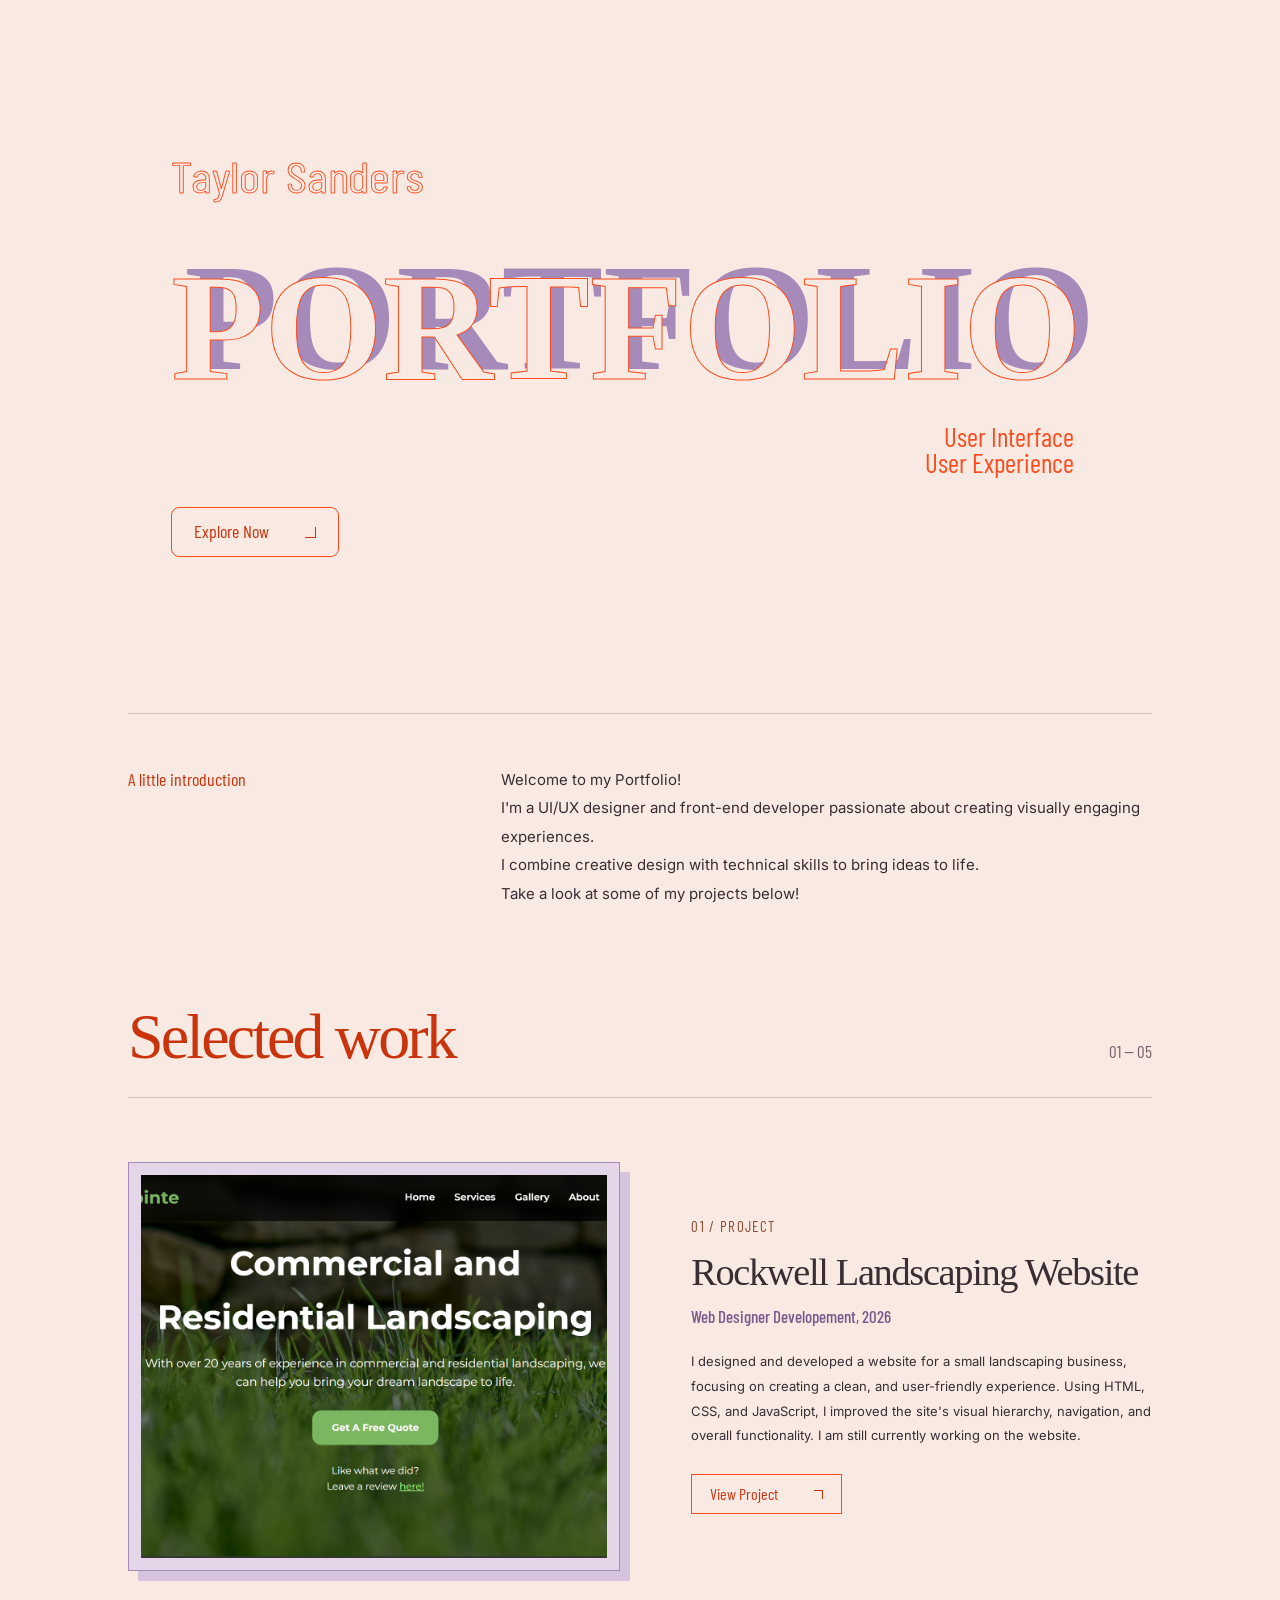
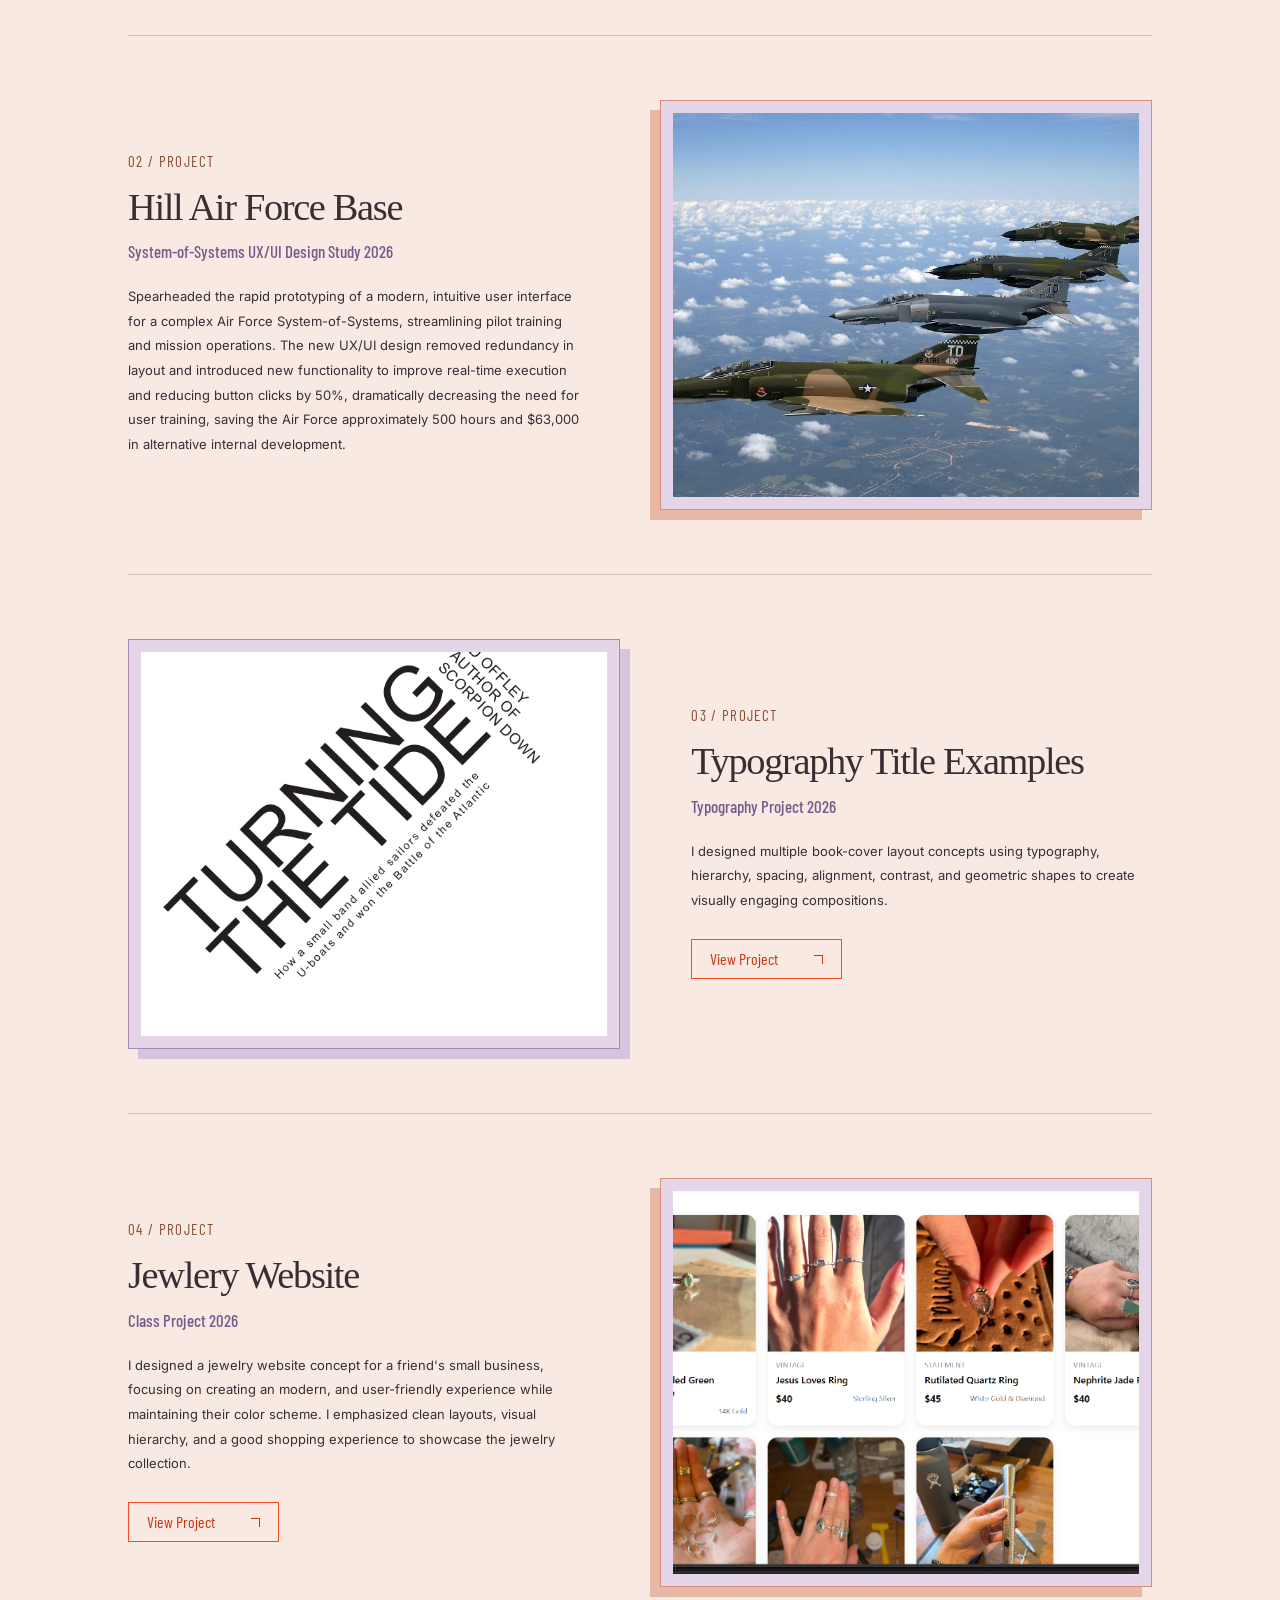
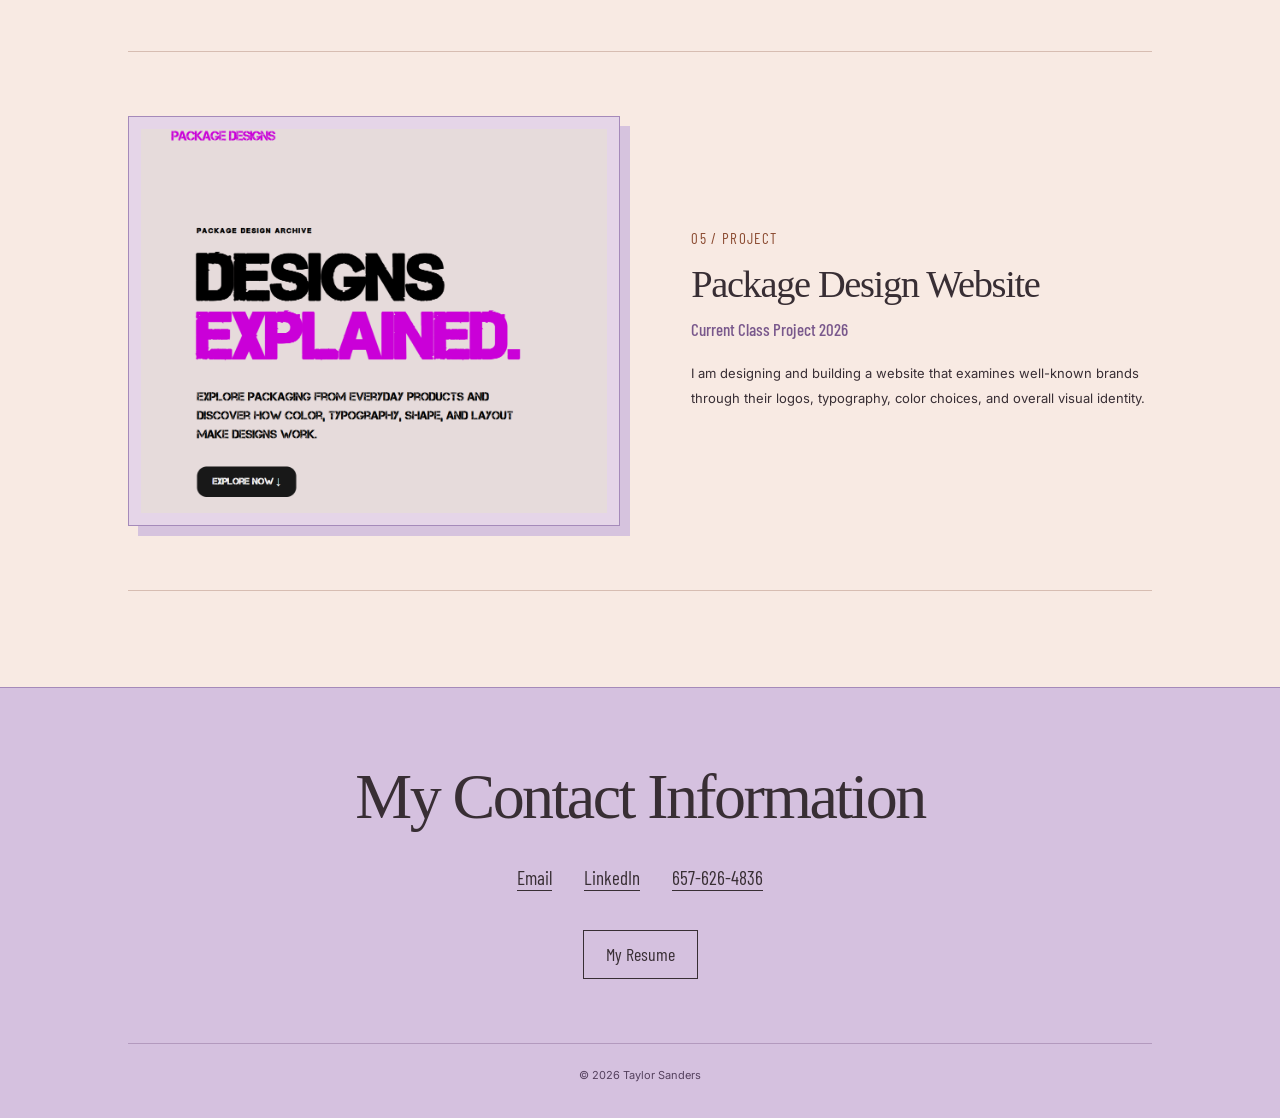
<file: index.html>
<!DOCTYPE html>
<html lang="en">
<head>
  <meta charset="UTF-8" />
  <meta name="viewport" content="width=device-width, initial-scale=1.0" />
  <meta name="description" content="Taylor Sanders - UI/UX Designer portfolio. Explore my design projects." />
  <meta name="theme-color" content="#f8eae3" />
  <title>Taylor Sanders | UI/UX Designer Portfolio</title>
  <link rel="preconnect" href="https://fonts.googleapis.com" />
  <link rel="preconnect" href="https://fonts.gstatic.com" crossorigin />
  <link href="https://fonts.googleapis.com/css2?family=Barlow+Condensed:wght@400;500;600&family=Inter:wght@400;500&display=swap" rel="stylesheet" />
  <link rel="stylesheet" href="styles (1).css" />
</head>
<body>
  <a class="skip-link" href="#projects">Skip to projects</a>

  <!-- HERO -->
  <header class="hero">
    <p class="hero__name">Taylor Sanders</p>

    <div class="hero__content">
      <h1 class="hero__title">
        <span class="hero__light" data-text="PORTFOLIO">PORTFOLIO</span>
        <span class="hero__serif">User Interface<br />User Experience</span>
      </h1>
    </div>
    <div class="hero-actions">
      <button id="explore-btn" class="btn btn--dark" type="button">Explore Now <span aria-hidden="true">↘</span></button>
    </div>
  </header>

  <!-- WELCOME -->
  <section class="welcome" aria-labelledby="welcome-title">
    <h2 id="welcome-title" class="section-label">A little introduction</h2>
    <p>
      Welcome to my Portfolio!<br />
      I'm a UI/UX designer and front-end developer passionate about creating visually engaging experiences.<br /> I combine creative design with technical skills to bring ideas to life.<br />
      Take a look at some of my projects below!
    </p>
  </section>

  <!-- PROJECTS (cards are generated from projects.js) -->
  <div class="work-heading"><h2>Selected work</h2><span aria-hidden="true">01 — 05</span></div>
  <main id="projects" class="projects" aria-label="Projects"></main>

  <!-- FOOTER / CONTACT -->
  <footer class="footer">
    <h2 class="footer__title">My Contact Information</h2>
    <nav class="footer__links" aria-label="Contact links">
      <a href="mailto:ts1307399@gmail.com">Email</a>
      <a href="https://www.linkedin.com/in/taylor-sanders-845242296" target="_blank" rel="noopener">LinkedIn</a>
      <a href="tel:657-626-4936">657-626-4836</a>
    </nav>
    <a class="btn btn--light" href="images/Taylor Sanders Resume.pdf" download>My Resume</a>
    <p class="footer__copy">&copy; <span id="year"></span> Taylor Sanders</p>
  </footer>

  <noscript>
    <p class="noscript">Please enable JavaScript to see the project cards.</p>
  </noscript>

  <script src="projects (1).js"></script>
  <script src="script (1).js"></script>
</body>
</html>
</file>
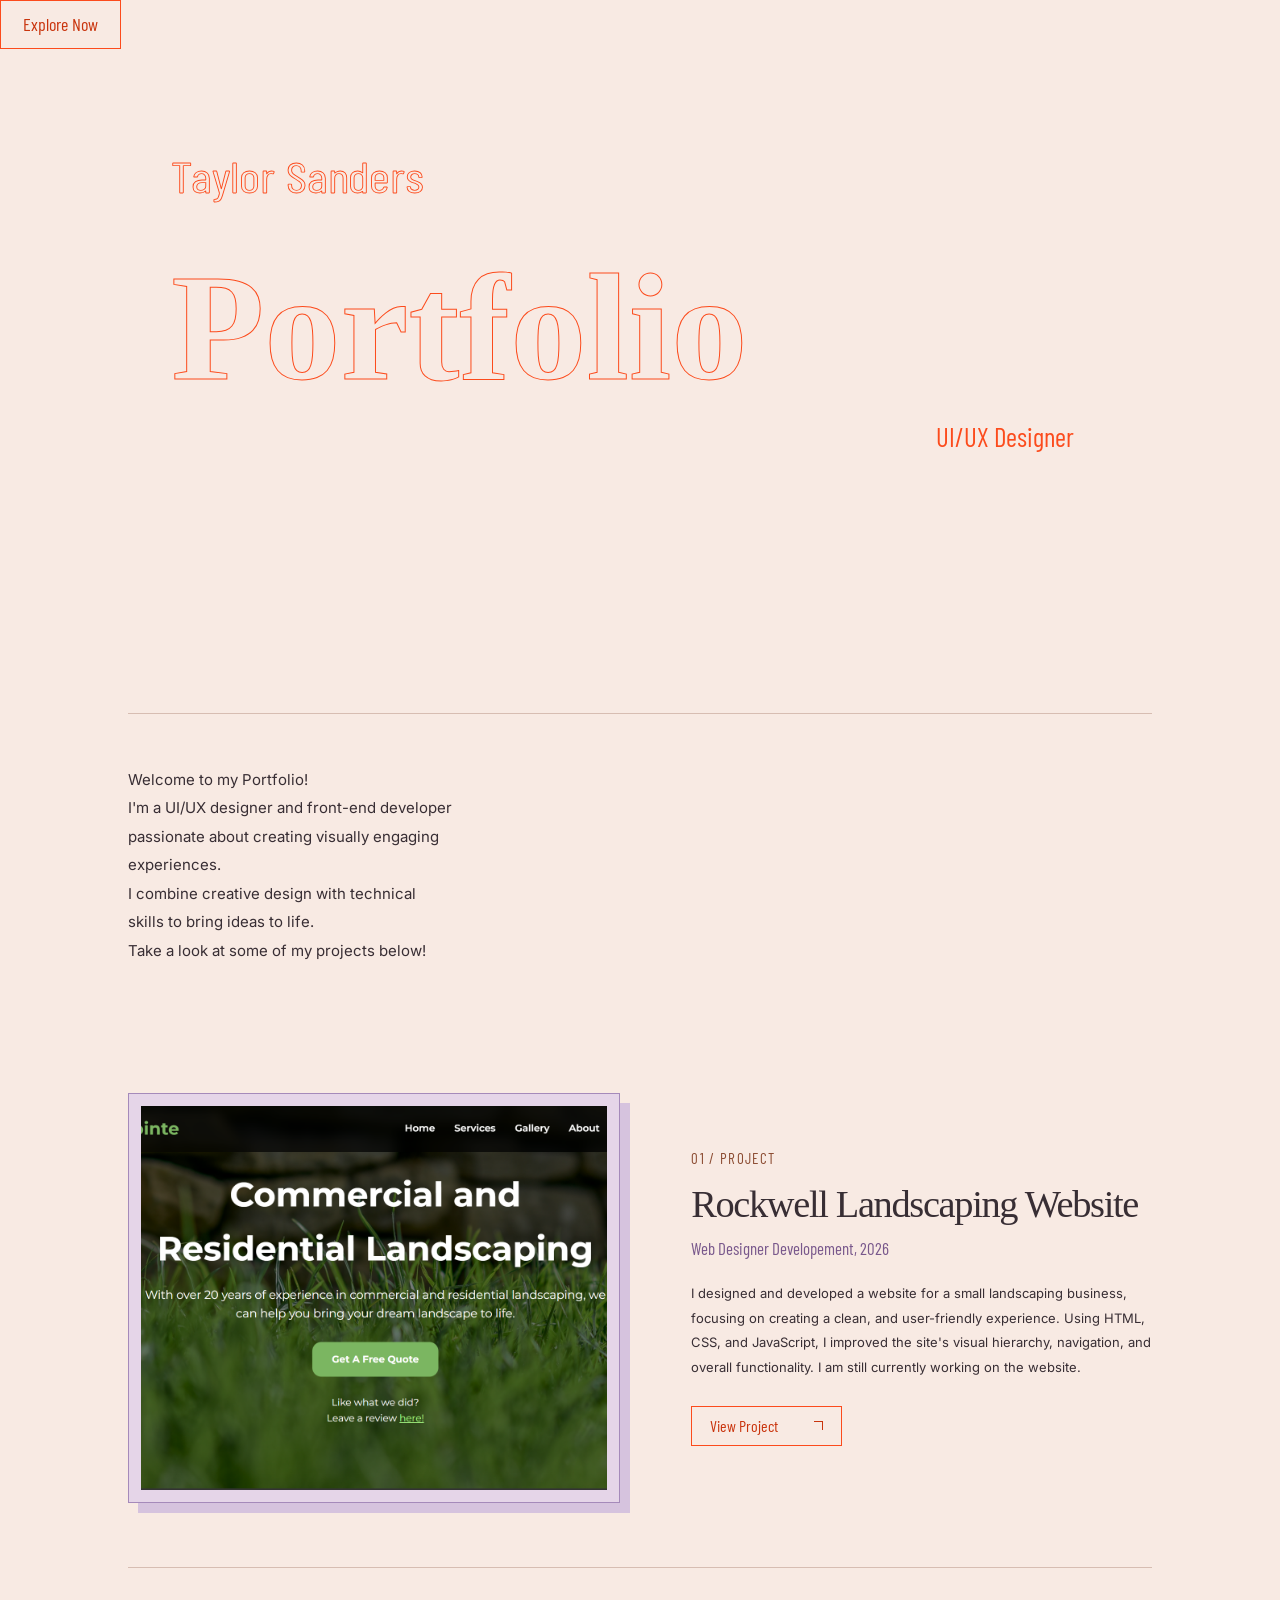
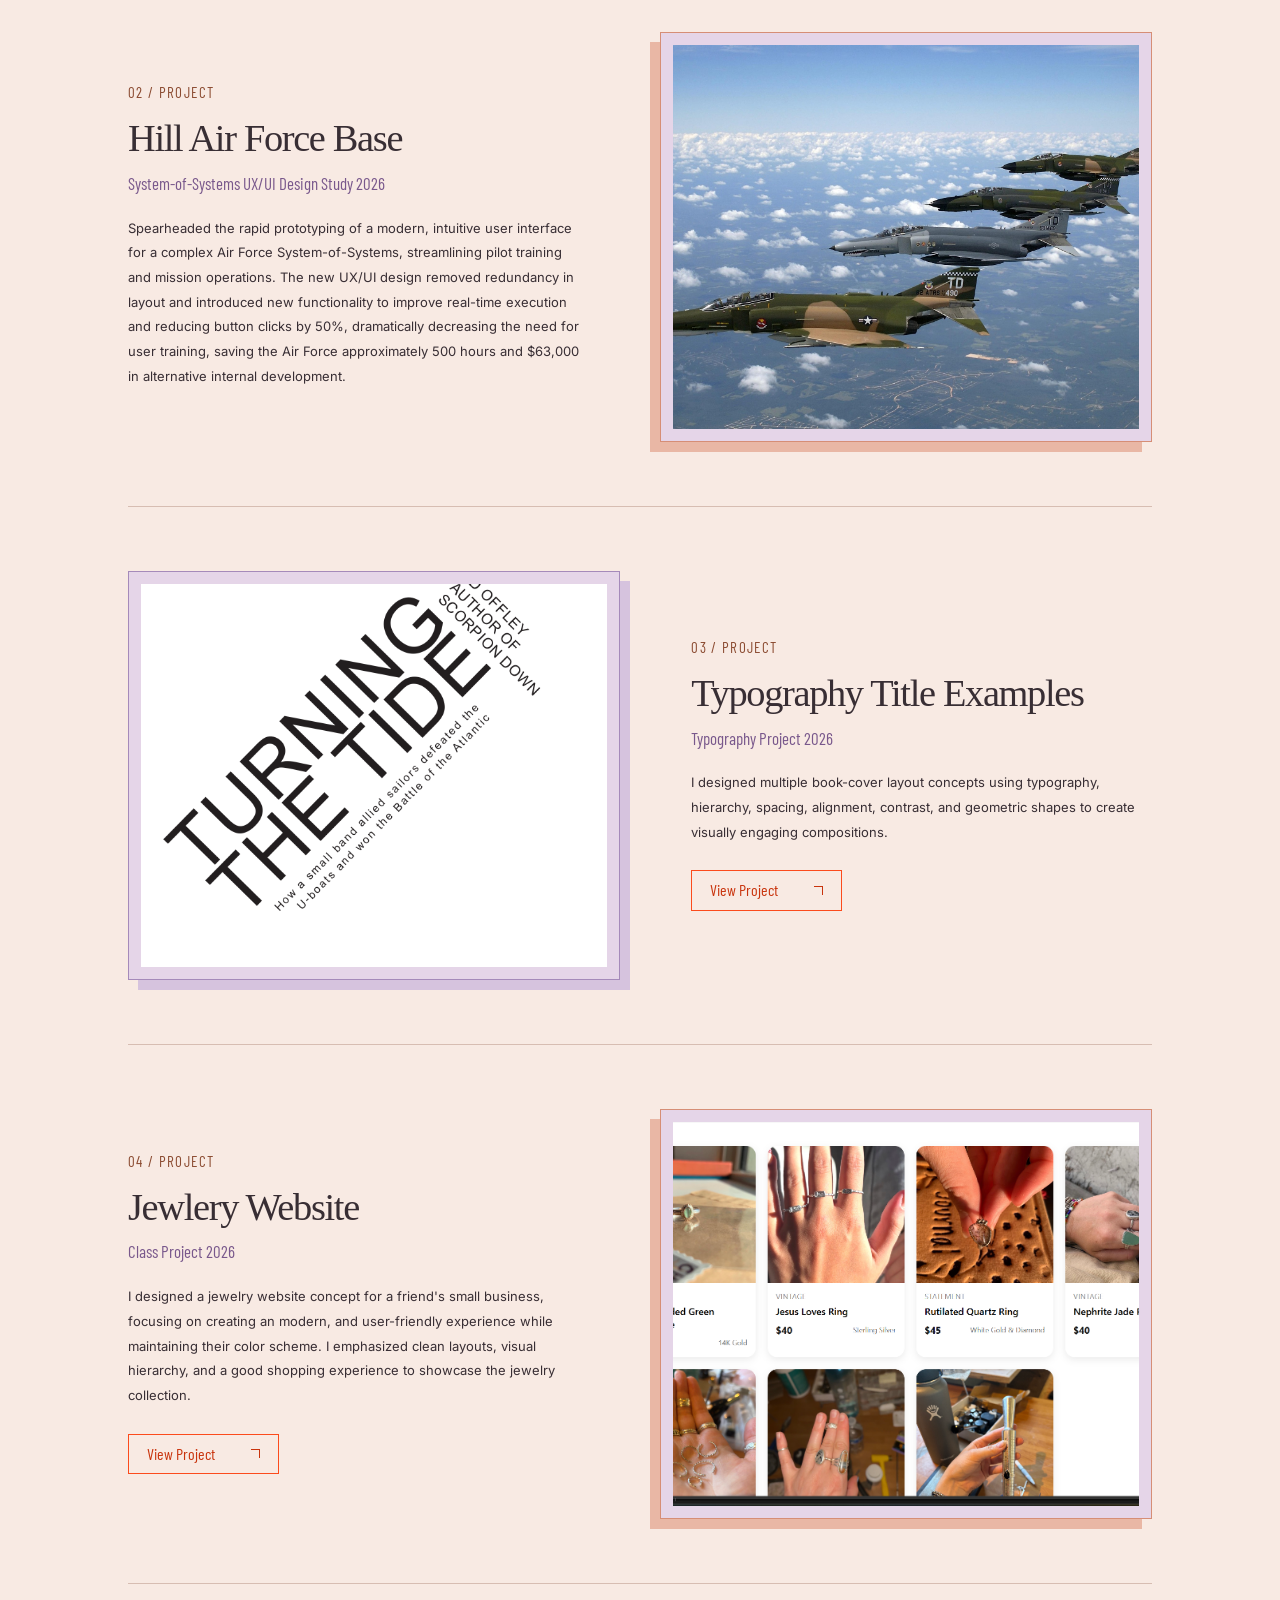
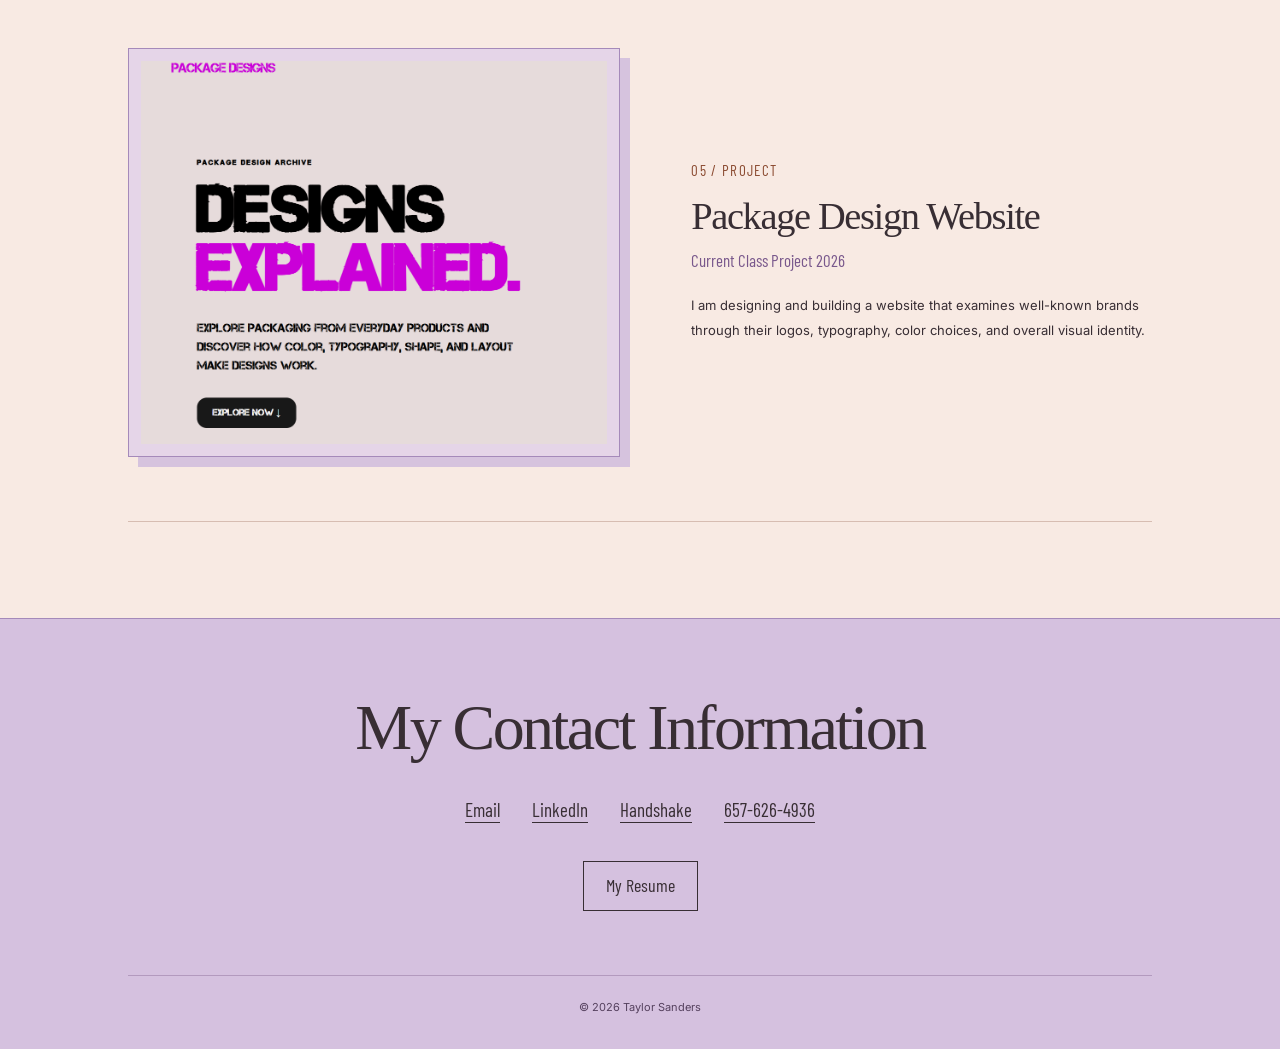
<file: index (1).html>
<!DOCTYPE html>
<html lang="en">
<head>
  <meta charset="UTF-8" />
  <meta name="viewport" content="width=device-width, initial-scale=1.0" />
  <meta name="description" content="Taylor Sanders - UI/UX Designer portfolio. Explore my design projects." />
  <meta name="theme-color" content="#6466e3" />
  <title>Taylor Sanders | UI/UX Designer Portfolio</title>
  <link rel="preconnect" href="https://fonts.googleapis.com" />
  <link rel="preconnect" href="https://fonts.gstatic.com" crossorigin />
  <link href="https://fonts.googleapis.com/css2?family=Inter:wght@200;300;400;500&family=Playfair+Display:wght@400;500&display=swap" rel="stylesheet" />
  <link rel="stylesheet" href="styles (1).css" />
</head>
<body>
  <a class="skip-link" href="#projects">Skip to projects</a>

  <!-- HERO -->
  <header class="hero">
    <p class="hero__name">Taylor Sanders</p>

    <div class="hero__content">
      <h1 class="hero__title">
        <span class="hero__light">Portfolio</span>
        <span class="hero__serif">UI/UX Designer</span>
      </h1>
      <button id="explore-btn" class="btn btn--dark" type="button">Explore Now</button>
    </div>
  </header>

  <!-- WELCOME -->
  <section class="welcome">
    <p>
      Welcome to my Portfolio!<br />
      I'm a UI/UX designer and front-end developer passionate about creating visually engaging experiences.<br /> I combine creative design with technical skills to bring ideas to life.<br />
      Take a look at some of my projects below!
    </p>
  </section>

  <!-- PROJECTS (cards are generated from projects.js) -->
  <main id="projects" class="projects" aria-label="Projects"></main>

  <!-- FOOTER / CONTACT -->
  <footer class="footer">
    <h2 class="footer__title">My Contact Information</h2>
    <nav class="footer__links" aria-label="Contact links">
      <a href="mailto:your.email@example.com">Email</a>
      <a href="https://www.linkedin.com/in/your-profile" target="_blank" rel="noopener">LinkedIn</a>
      <a href="https://www.behance.net/your-profile" target="_blank" rel="noopener">Handshake</a>
      <a href="tel:657-626-4936">657-626-4936</a>
    </nav>
    <a class="btn btn--light" href="resume.pdf" download>My Resume</a>
    <p class="footer__copy">&copy; <span id="year"></span> Taylor Sanders</p>
  </footer>

  <noscript>
    <p class="noscript">Please enable JavaScript to see the project cards.</p>
  </noscript>

  <script src="projects (1).js"></script>
  <script src="script (1).js"></script>
</body>
</html>
</file>
<file: styles (1).css>
:root {
  --cream: #f8eae3;
  --orange: #fc4b1c;
  --lavender: #a58aba;
  --ink: #382e34;
  --muted: #71626c;
  --line: #d7bdb2;
  --content-width: 1120px;
}

*, *::before, *::after { box-sizing: border-box; margin: 0; padding: 0; }
html { scroll-behavior: smooth; }
body { background: var(--cream); color: var(--ink); font-family: "Inter", sans-serif; font-size: 14px; line-height: 1.8; -webkit-font-smoothing: antialiased; }
img { max-width: 100%; display: block; }
a { color: inherit; }
button { font: inherit; }
:focus-visible { outline: 2px solid var(--orange); outline-offset: 6px; }
.skip-link { position: absolute; left: 16px; top: -80px; z-index: 10; padding: 8px 16px; background: var(--cream); color: var(--ink); }
.skip-link:focus { top: 16px; }

/* Hero proportions follow the original 763 × 425 artwork. */
@font-face { font-family: "Barlow Condensed"; src: url("fonts/barlow-condensed-latin-400-normal.woff2") format("woff2"); font-style: normal; font-weight: 400; font-display: swap; }
.hero { position: relative; container-type: inline-size; width: 100%; height: min(55.701vw, 100svh); min-height: 280px; margin: 0; background: var(--cream); }
.hero__name { position: absolute; left: 13.37%; top: 21.65%; font-family: "Barlow Condensed", "Arial Narrow", sans-serif; font-size: 3.4076cqw; transform: scaleX(1.16); transform-origin: left center; font-weight: 400; line-height: 1; color: var(--cream); -webkit-text-stroke: .8px var(--orange); }
.hero__content { position: absolute; inset: 0; }
.hero__title { font-weight: 400; line-height: 1; }
.hero__light { position: absolute; isolation: isolate; display: block; left: 13.37%; top: 35.29%; width: fit-content; font-family: "Times New Roman", Times, serif; font-size: 11.9266cqw; font-weight: 700; letter-spacing: 0; color: var(--cream); -webkit-text-stroke: 1px var(--orange); }
.hero__light::before { content: attr(data-text); position: absolute; inset: 0; z-index: -1; transform: translate(1.05cqw, -.79cqw); color: var(--lavender); -webkit-text-stroke: 0; }
.hero__serif { position: absolute; right: 16.12%; top: 59.53%; display: block; text-align: right; color: var(--orange); font: 400 2.097cqw/.95 "Barlow Condensed", "Arial Narrow", sans-serif; }
/* Place the button 32px below the two-line subtitle, aligned with the name. */
.hero-actions { position: absolute; left: 13.37%; top: calc(59.53% + 3.9843cqw + 32px); }
.btn, .card__link { display: inline-flex; align-items: center; justify-content: space-between; gap: 36px; border: 1px solid var(--orange); background: transparent; padding: 11px 22px; color: #c9340d; font-family: "Barlow Condensed", "Arial Narrow", sans-serif; font-size: 18px; line-height: 1.4; text-decoration: none; cursor: pointer; transition: background .2s, color .2s, transform .2s; }
.btn:hover, .card__link:hover { background: var(--orange); color: var(--cream); transform: translateY(-2px); }
.hero-actions .btn { border-radius: 8px; }
.hero-actions .btn:hover { background: transparent; color: #c9340d; }
.hero-actions .btn span { width: 11px; height: 11px; font-size: 0; border-right: 1px solid currentColor; border-bottom: 1px solid currentColor; }

.welcome { max-width: var(--content-width); width: 80%; margin: 0 auto; padding: 52px 0 64px; border-top: 1px solid var(--line); display: grid; grid-template-columns: 1fr 2fr; gap: 48px; }
.section-label { font: 400 18px/1.5 "Barlow Condensed", "Arial Narrow", sans-serif; color: #c9340d; }
.welcome p { max-width: 650px; font-size: 15px; line-height: 1.9; }
.work-heading { width: 80%; max-width: var(--content-width); margin: 30px auto 0; display: flex; align-items: baseline; justify-content: space-between; padding-bottom: 24px; border-bottom: 1px solid var(--line); }
.work-heading h2 { font: 400 clamp(40px, 5vw, 68px)/1.1 Georgia, serif; letter-spacing: -.045em; color: #c9340d; }
.work-heading > span { font: 400 17px "Barlow Condensed", "Arial Narrow", sans-serif; color: var(--muted); }
.projects { max-width: var(--content-width); width: 80%; margin: auto; padding: 0 0 96px; display: flex; flex-direction: column; scroll-margin-top: 24px; counter-reset: project; }
.card { counter-increment: project; display: flex; align-items: center; gap: 7%; padding: 64px 0; border-bottom: 1px solid var(--line); opacity: 0; transform: translateY(24px); transition: opacity .6s, transform .6s; }
.card.is-visible { opacity: 1; transform: none; }
.card--reverse { flex-direction: row-reverse; }
.card__image { flex: 0 0 48%; width: 48%; aspect-ratio: 1.2; object-fit: cover; background: #e5d5e8; border: 1px solid var(--lavender); padding: 12px; box-shadow: 10px 10px 0 #d6c3de; }
.card:nth-child(even) .card__image { box-shadow: -10px 10px 0 #e9b7a5; border-color: #d68e76; }
.card__body { flex: 1; min-width: 0; overflow-wrap: anywhere; }
.card__body::before { content: "0" counter(project) " / PROJECT"; display: block; margin-bottom: 18px; color: #8b4b31; font: 400 15px/1 "Barlow Condensed", "Arial Narrow", sans-serif; letter-spacing: .09em; }
.card__title { font: 400 clamp(28px, 3vw, 42px)/1.08 Georgia, serif; letter-spacing: -.035em; margin-bottom: 12px; }
.card__meta { color: #79588c; font: 500 17px/1.4 "Barlow Condensed", "Arial Narrow", sans-serif; margin-bottom: 20px; }
.card__body > p:not(.card__meta) { font-size: 13px; line-height: 1.9; }
.card__link { margin-top: 26px; padding: 8px 18px; font-size: 16px; }
.card__link::after { content: ""; width: 9px; height: 9px; border-top: 1px solid currentColor; border-right: 1px solid currentColor; }
.projects__empty, .noscript { padding: 40px; text-align: center; }

.footer { padding: 72px max(10%, calc((100% - 1120px) / 2)) 32px; background: #d5c1df; text-align: center; border-top: 1px solid var(--lavender); }
.footer__title { font: 400 clamp(36px, 5vw, 64px)/1.15 Georgia, serif; letter-spacing: -.04em; color: var(--ink); }
.footer__links { display: flex; justify-content: center; flex-wrap: wrap; gap: 32px; margin-top: 30px; }
.footer__links a { font: 400 19px/1.6 "Barlow Condensed", "Arial Narrow", sans-serif; text-underline-offset: 5px; text-decoration-thickness: 1px; }
.footer__links a:hover { color: #a82a0c; }
.btn--light { margin-top: 36px; color: var(--ink); border-color: var(--ink); }
.footer__copy { margin-top: 64px; padding-top: 22px; border-top: 1px solid #b39abe; font-size: 11px; color: #55415e; }

@media (max-width: 760px) {
  .welcome, .work-heading, .projects { width: 84%; }
  .welcome { grid-template-columns: 1fr; gap: 20px; padding: 36px 0 44px; }
  .welcome p { font-size: 14px; }
  .work-heading { margin-top: 12px; }
  .card, .card--reverse { flex-direction: column; align-items: stretch; gap: 36px; padding: 40px 0; }
  .card__image { width: calc(100% - 10px); flex-basis: auto; aspect-ratio: 1.25; }
  .card:nth-child(even) .card__image { margin-left: 10px; }
  .card__title { font-size: 34px; }
  .projects { padding-bottom: 56px; }
  .footer { padding: 52px 8% 24px; }
}
@media (prefers-reduced-motion: reduce) {
  html { scroll-behavior: auto; }
  .card { opacity: 1; transform: none; transition: none; }
  .btn, .card__link { transition: none; }
}
</file>
